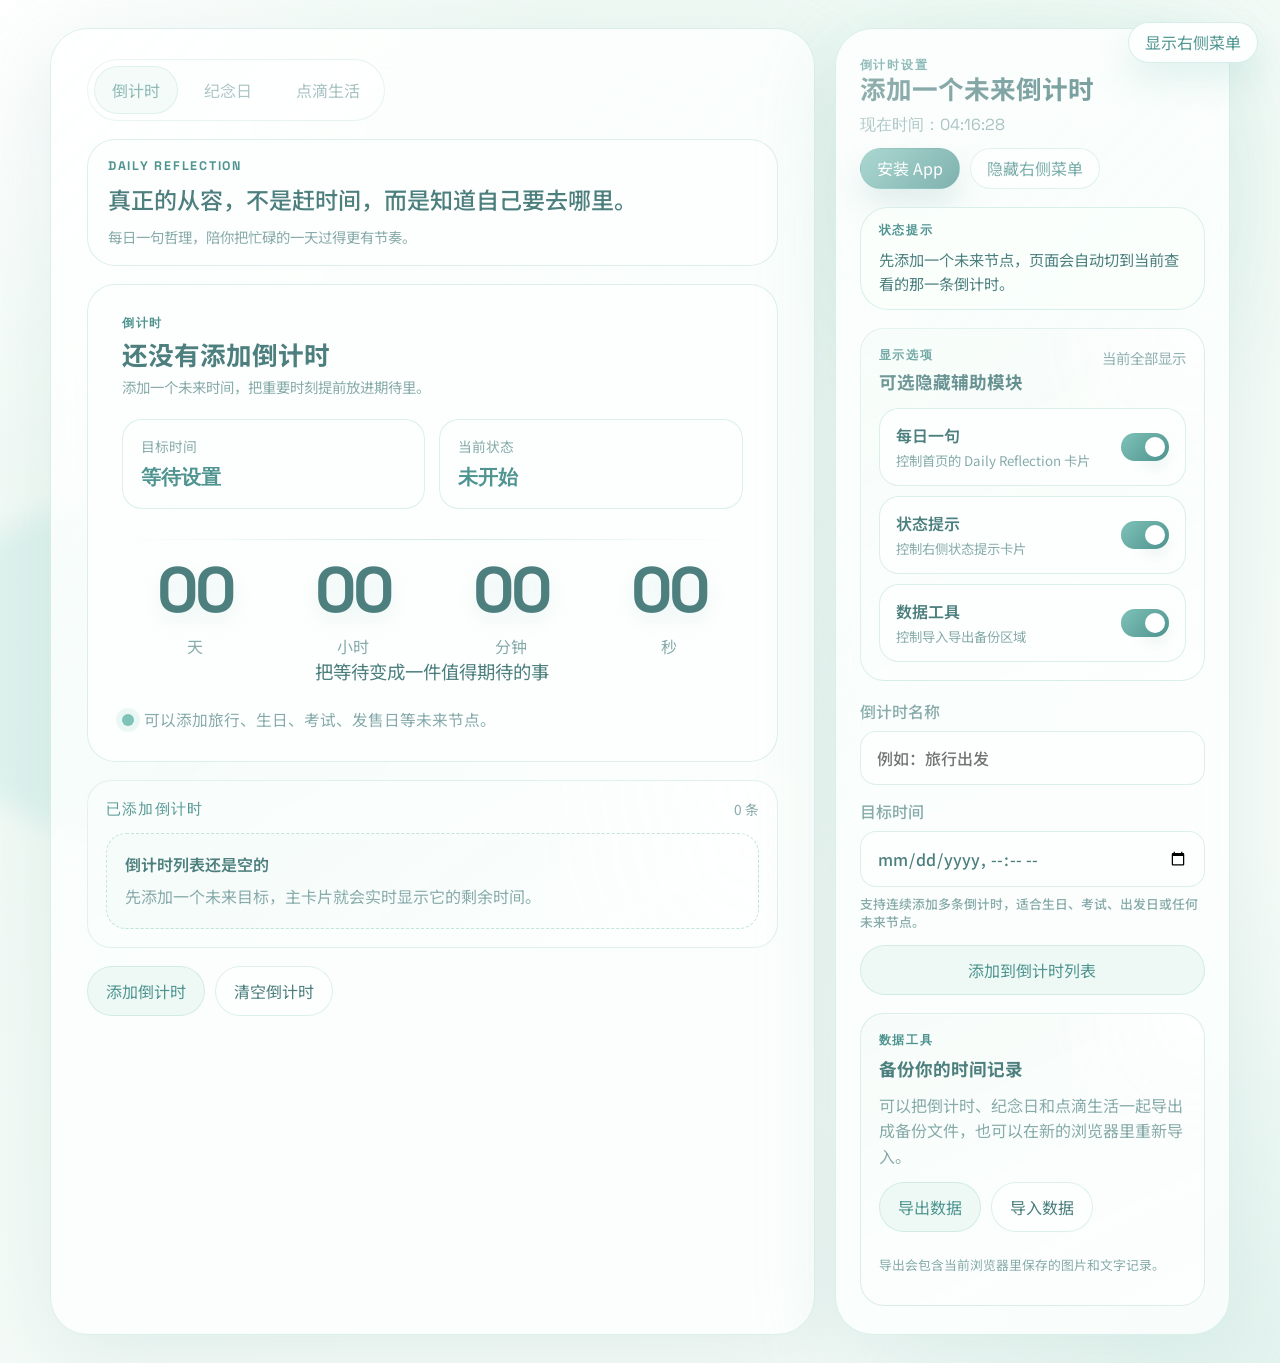
<file: index.html>
<!DOCTYPE html>
<html lang="zh-CN">
  <head>
    <meta charset="UTF-8" />
    <meta name="viewport" content="width=device-width, initial-scale=1.0" />
    <title>时间菜单</title>
    <meta name="application-name" content="时间菜单" />
    <meta name="theme-color" content="#edf8f3" />
    <meta name="mobile-web-app-capable" content="yes" />
    <meta name="apple-mobile-web-app-capable" content="yes" />
    <meta name="apple-mobile-web-app-title" content="时间菜单" />
    <meta name="apple-mobile-web-app-status-bar-style" content="default" />
    <link rel="manifest" href="./app.webmanifest" />
    <link rel="icon" href="./icons/icon.svg" type="image/svg+xml" />
    <link rel="apple-touch-icon" href="./icons/apple-touch-icon.png" />
    <link rel="preconnect" href="https://fonts.googleapis.com" />
    <link rel="preconnect" href="https://fonts.gstatic.com" crossorigin />
    <link
      href="https://fonts.googleapis.com/css2?family=Space+Grotesk:wght@400;500;700&family=Noto+Sans+SC:wght@400;500;700&display=swap"
      rel="stylesheet"
    />
    <link rel="stylesheet" href="./styles.css" />
  </head>
  <body>
    <div class="ambient-layer ambient-layer-a" aria-hidden="true"></div>
    <div class="ambient-layer ambient-layer-b" aria-hidden="true"></div>
    <div class="grid-overlay" aria-hidden="true"></div>

    <main id="appShell" class="app-shell">
      <section class="hero-card">
        <div class="menu-bar" role="tablist" aria-label="时间模式">
          <button id="countdownTab" class="menu-tab is-active" type="button" role="tab" aria-selected="true">
            倒计时
          </button>
          <button id="anniversaryTab" class="menu-tab" type="button" role="tab" aria-selected="false">
            纪念日
          </button>
          <button id="lifeTab" class="menu-tab" type="button" role="tab" aria-selected="false">
            点滴生活
          </button>
        </div>

        <div class="hero-top">
          <div class="hero-intro">
            <p class="eyebrow" id="heroEyebrow">选择一种时间记录方式</p>
            <p class="subtitle" id="heroSubtitle">
              选择一种时间记录方式。
            </p>
          </div>
          <div class="hero-chip" id="orbitalCore">今天</div>
        </div>

        <article id="quoteCard" class="quote-card">
          <p class="quote-label">Daily Reflection</p>
          <blockquote id="dailyQuote" class="quote-text">
            真正的从容，不是赶时间，而是知道自己要去哪里。
          </blockquote>
          <p class="quote-author" id="quoteAuthor">
            每日一句哲理，陪你把忙碌的一天过得更有节奏。
          </p>
        </article>

        <div id="countdownView" class="mode-view">
          <div id="countdownPanel" class="countdown-panel">
            <div class="countdown-head">
              <p class="anniversary-kicker">倒计时</p>
              <h2 class="countdown-title" id="countdownNameText">还没有添加倒计时</h2>
              <p class="countdown-date" id="countdownTargetText">添加一个未来时间，把重要时刻提前放进期待里。</p>
            </div>

            <div class="countdown-meta-grid">
              <article class="countdown-meta-card">
                <span class="countdown-meta-label">目标时间</span>
                <strong id="countdownMetaTarget">等待设置</strong>
              </article>
              <article class="countdown-meta-card">
                <span class="countdown-meta-label">当前状态</span>
                <strong id="countdownMetaState">未开始</strong>
              </article>
            </div>

            <div class="divider-line" aria-hidden="true"></div>

            <div class="time-grid countdown-time-grid" aria-live="polite">
              <article class="time-block">
                <span id="days" class="time-value">00</span>
                <span class="time-label">天</span>
              </article>
              <article class="time-block">
                <span id="hours" class="time-value">00</span>
                <span class="time-label">小时</span>
              </article>
              <article class="time-block">
                <span id="minutes" class="time-value">00</span>
                <span class="time-label">分钟</span>
              </article>
              <article class="time-block">
                <span id="seconds" class="time-value">00</span>
                <span class="time-label">秒</span>
              </article>
            </div>

            <p class="mood-line">把等待变成一件值得期待的事</p>

            <div class="status-row">
              <span class="status-dot" aria-hidden="true"></span>
              <p id="statusText" class="status-text">可以添加旅行、生日、考试、发售日等未来节点。</p>
            </div>
          </div>

          <div class="record-list-card">
            <div class="record-list-head">
              <p class="record-list-title">已添加倒计时</p>
              <span id="countdownListSummary" class="record-list-summary">0 条</span>
            </div>

            <div id="countdownList" class="record-list is-empty" aria-live="polite">
              <article class="record-empty-state">
                <p class="record-empty-title">倒计时列表还是空的</p>
                <p class="record-empty-text">先添加一个未来目标，主卡片就会实时显示它的剩余时间。</p>
              </article>
            </div>
          </div>

          <div class="action-row">
            <button id="openEditorBtn" class="primary-btn" type="button">添加倒计时</button>
            <button id="resetBtn" class="ghost-btn" type="button">清空倒计时</button>
          </div>
        </div>

        <div id="anniversaryView" class="mode-view is-hidden">
          <div id="anniversaryPanel" class="anniversary-panel">
            <div class="anniversary-head">
              <p class="anniversary-kicker" id="anniversaryTypeText">纪念日</p>
              <h2 class="anniversary-title" id="anniversaryNameText">还没有设置纪念日</h2>
              <p class="anniversary-date" id="anniversaryDateText">输入一个重要日期，开始记录它。</p>
            </div>

            <div class="anniversary-days-card">
              <span class="anniversary-days-label" id="anniversaryDaysLabel">已经走过</span>
              <div class="anniversary-days-number">
                <span id="anniversaryDays">0</span>
                <small>天</small>
              </div>
            </div>

            <div class="divider-line" aria-hidden="true"></div>

            <p class="mood-line">把重要的日子留在时间里</p>

            <div class="status-row">
              <span class="status-dot" aria-hidden="true"></span>
              <p id="anniversaryStatusText" class="status-text">可以记录生日、恋爱纪念日、入职日或任何重要时刻。</p>
            </div>
          </div>

          <div class="record-list-card">
            <div class="record-list-head">
              <p class="record-list-title">已添加纪念日</p>
              <span id="anniversaryListSummary" class="record-list-summary">0 条</span>
            </div>

            <div id="anniversaryList" class="record-list is-empty" aria-live="polite">
              <article class="record-empty-state">
                <p class="record-empty-title">纪念日列表还没有开始</p>
                <p class="record-empty-text">添加多个重要时刻后，可以随时切换当前展示的那一条。</p>
              </article>
            </div>
          </div>

          <div class="action-row">
            <button id="openAnniversaryBtn" class="primary-btn" type="button">添加纪念日</button>
            <button id="resetAnniversaryBtn" class="ghost-btn" type="button">清空纪念日</button>
          </div>
        </div>

        <div id="lifeView" class="mode-view is-hidden">
          <div class="life-panel">
            <div class="life-head">
              <p class="life-kicker">点滴生活</p>
              <h2 class="life-title" id="lifeHeadline">还没有生活照片</h2>
              <p class="life-summary" id="lifeSummaryText">
                上传照片后，系统会自动记录上传时间，并沿着时间线把日常慢慢串起来。
              </p>
            </div>

            <div class="life-stats-grid">
              <article class="life-stat-card">
                <span class="life-stat-label">照片数量</span>
                <strong id="lifeCountText">0 张</strong>
              </article>
              <article class="life-stat-card">
                <span class="life-stat-label">最近上传</span>
                <strong id="lifeLatestText">等待记录</strong>
              </article>
            </div>

            <div class="life-filter-card">
              <div class="life-filter-head">
                <p class="life-filter-title">搜索与筛选</p>
                <button id="clearLifeFiltersBtn" class="quick-btn" type="button">清空筛选</button>
              </div>

              <div class="life-filter-grid">
                <label class="time-input-wrap" for="lifeSearchInput">
                  <span>关键词</span>
                  <input id="lifeSearchInput" type="search" placeholder="搜索标题、备注或文件名" />
                </label>

                <label class="time-input-wrap" for="lifeStartDateFilter">
                  <span>开始日期</span>
                  <input id="lifeStartDateFilter" type="date" />
                </label>

                <label class="time-input-wrap" for="lifeEndDateFilter">
                  <span>结束日期</span>
                  <input id="lifeEndDateFilter" type="date" />
                </label>
              </div>

              <p id="lifeFilterSummaryText" class="life-filter-summary">当前显示全部记录。</p>
            </div>

            <div class="divider-line" aria-hidden="true"></div>

            <p class="mood-line">把生活里的闪光时刻，沿着一条线认真收藏</p>

            <div id="lifeTimeline" class="life-timeline is-empty" aria-live="polite">
              <article class="life-empty-state">
                <p class="life-empty-title">时间线还没有开始</p>
                <p class="life-empty-text">选一张喜欢的照片，上传的那一刻就会成为这条生活线上的新节点。</p>
              </article>
            </div>
          </div>

          <div class="action-row">
            <button id="openLifeUploaderBtn" class="primary-btn" type="button">上传照片</button>
            <button id="resetLifeBtn" class="ghost-btn" type="button">清空时间线</button>
          </div>
        </div>
      </section>

      <section id="editorCard" class="editor-card">
        <div class="editor-header">
          <div>
            <p class="card-tag" id="editorTag">今日设置</p>
            <h2 id="editorTitle">安排你的下班时刻</h2>
          </div>
          <div class="editor-header-actions">
            <p id="currentTimeText" class="current-time">现在时间：--:--:--</p>
            <div class="editor-quick-actions">
              <button id="installAppBtn" class="app-install-btn" type="button" hidden>
                安装 App
              </button>
              <button
                id="hideSidebarBtn"
                class="sidebar-toggle-btn"
                type="button"
                aria-controls="editorCard"
                aria-expanded="true"
              >
                隐藏右侧菜单
              </button>
            </div>
          </div>
        </div>

        <div id="insightCard" class="insight-card">
          <p class="insight-label">状态提示</p>
          <p id="insightText" class="insight-text">
            设一个明确的下班时间，会让今天更有终点感。
          </p>
        </div>

        <section class="display-settings-card" aria-labelledby="displaySettingsTitle">
          <div class="display-settings-head">
            <div>
              <p class="card-tag">显示选项</p>
              <h3 id="displaySettingsTitle" class="display-settings-title">可选隐藏辅助模块</h3>
            </div>
            <p id="displaySettingsSummary" class="display-settings-summary">当前全部显示</p>
          </div>

          <div class="display-settings-grid">
            <label class="display-toggle" for="toggleQuoteCard">
              <span class="display-toggle-copy">
                <span class="display-toggle-title">每日一句</span>
                <small class="display-toggle-text">控制首页的 Daily Reflection 卡片</small>
              </span>
              <input
                id="toggleQuoteCard"
                class="display-toggle-input"
                type="checkbox"
                data-section="quote"
                checked
              />
              <span class="display-toggle-switch" aria-hidden="true"></span>
            </label>

            <label class="display-toggle" for="toggleInsightCard">
              <span class="display-toggle-copy">
                <span class="display-toggle-title">状态提示</span>
                <small class="display-toggle-text">控制右侧状态提示卡片</small>
              </span>
              <input
                id="toggleInsightCard"
                class="display-toggle-input"
                type="checkbox"
                data-section="insight"
                checked
              />
              <span class="display-toggle-switch" aria-hidden="true"></span>
            </label>

            <label class="display-toggle" for="toggleDataToolsCard">
              <span class="display-toggle-copy">
                <span class="display-toggle-title">数据工具</span>
                <small class="display-toggle-text">控制导入导出备份区域</small>
              </span>
              <input
                id="toggleDataToolsCard"
                class="display-toggle-input"
                type="checkbox"
                data-section="dataTools"
                checked
              />
              <span class="display-toggle-switch" aria-hidden="true"></span>
            </label>
          </div>
        </section>

        <div id="countdownEditor" class="editor-mode">
          <div class="editor-body">
            <label class="time-input-wrap" for="countdownName">
              <span>倒计时名称</span>
              <input id="countdownName" type="text" maxlength="24" placeholder="例如：旅行出发" />
            </label>

            <label class="time-input-wrap" for="countdownTarget">
              <span>目标时间</span>
              <input id="countdownTarget" type="datetime-local" />
              <small class="field-hint">支持连续添加多条倒计时，适合生日、考试、出发日或任何未来节点。</small>
            </label>

            <button id="saveBtn" class="save-btn" type="button">添加到倒计时列表</button>
          </div>
        </div>

        <div id="anniversaryEditor" class="editor-mode is-hidden">
          <div class="editor-body">
            <div class="time-input-wrap">
              <span>纪念类型</span>
              <div id="anniversaryTypeGroup" class="type-chip-group" role="radiogroup" aria-label="纪念类型">
                <button class="type-chip is-active" type="button" data-type="生日" role="radio" aria-checked="true">生日</button>
                <button class="type-chip" type="button" data-type="恋爱纪念日" role="radio" aria-checked="false">恋爱纪念日</button>
                <button class="type-chip" type="button" data-type="结婚纪念日" role="radio" aria-checked="false">结婚纪念日</button>
                <button class="type-chip" type="button" data-type="入职纪念日" role="radio" aria-checked="false">入职纪念日</button>
                <button class="type-chip" type="button" data-type="毕业纪念日" role="radio" aria-checked="false">毕业纪念日</button>
                <button class="type-chip" type="button" data-type="自定义" role="radio" aria-checked="false">自定义</button>
              </div>
            </div>

            <label class="time-input-wrap" for="anniversaryName">
              <span>名称</span>
              <input id="anniversaryName" type="text" maxlength="24" placeholder="例如：和她在一起" />
            </label>

            <label class="time-input-wrap" for="anniversaryDate">
              <span>日期</span>
              <input id="anniversaryDate" type="date" />
            </label>

            <div class="image-upload-card">
              <div class="image-upload-head">
                <span>背景图片</span>
                <small class="field-hint">支持常见图片格式，图片会跟随这次新增的纪念日一起保存。</small>
              </div>

              <div id="anniversaryImagePreview" class="anniversary-image-preview" aria-hidden="true">
                <span id="anniversaryImagePreviewText">未选择背景图</span>
              </div>

              <div class="image-upload-actions">
                <button id="selectAnniversaryImageBtn" class="ghost-btn" type="button">选择背景图</button>
                <button id="clearAnniversaryImageBtn" class="quick-btn" type="button">移除图片</button>
              </div>

              <input id="anniversaryImageInput" type="file" accept="image/*" hidden />
              <p id="anniversaryImageHint" class="field-hint">可选，不上传时会使用默认纪念日卡片样式。</p>
            </div>

            <button id="saveAnniversaryBtn" class="save-btn" type="button">添加到纪念日列表</button>
          </div>
        </div>

        <div id="lifeEditor" class="editor-mode is-hidden">
          <div class="editor-body">
            <div class="image-upload-card life-upload-card">
              <div class="image-upload-head">
                <span>上传生活照片</span>
                <small class="field-hint">支持一次选择多张图片，系统会自动记录上传时间并加入时间线。</small>
              </div>

              <div class="life-upload-preview">
                <p class="life-upload-preview-title">时间线会自动延展</p>
                <p id="lifeUploadPreviewText" class="life-upload-preview-text">
                  每张照片都会带上上传时刻，像日记一样被串联起来。
                </p>
              </div>

              <div id="lifeDropzone" class="life-dropzone" tabindex="0" role="button" aria-label="拖拽上传生活照片">
                <p class="life-dropzone-title">拖拽照片到这里</p>
                <p class="life-dropzone-text">也可以点击下方按钮选择图片，支持一次加入多张。</p>
              </div>

              <label class="time-input-wrap" for="lifeTitle">
                <span>这一组标题</span>
                <input id="lifeTitle" type="text" maxlength="28" placeholder="例如：周末散步" />
              </label>

              <label class="time-input-wrap" for="lifeNote">
                <span>这一刻想写的话</span>
                <textarea
                  id="lifeNote"
                  class="text-area-input"
                  rows="4"
                  maxlength="140"
                  placeholder="可选，写一点当时的心情、地点或发生的小事。"
                ></textarea>
              </label>

              <div class="life-upload-stats">
                <article class="life-mini-stat">
                  <span>已记录</span>
                  <strong id="lifeEditorCount">0 张</strong>
                </article>
                <article class="life-mini-stat">
                  <span>最新节点</span>
                  <strong id="lifeEditorLatestText">等待上传</strong>
                </article>
              </div>

              <div class="image-upload-actions">
                <button id="selectLifeImageBtn" class="save-btn" type="button">选择照片并加入时间线</button>
                <button id="clearLifeBtn" class="ghost-btn" type="button">清空全部记录</button>
              </div>

              <input id="lifeImageInput" type="file" accept="image/*" multiple hidden />
              <p id="lifeUploadHint" class="field-hint">支持 JPG、PNG、WebP 等图片格式，单张建议不超过 8MB。</p>
            </div>
          </div>
        </div>

        <section id="dataToolsCard" class="data-tools-card" aria-labelledby="dataToolsTitle">
          <div class="data-tools-head">
            <p class="card-tag">数据工具</p>
            <h3 id="dataToolsTitle" class="data-tools-title">备份你的时间记录</h3>
          </div>

          <p class="data-tools-text">
            可以把倒计时、纪念日和点滴生活一起导出成备份文件，也可以在新的浏览器里重新导入。
          </p>

          <div class="image-upload-actions">
            <button id="exportDataBtn" class="save-btn" type="button">导出数据</button>
            <button id="importDataBtn" class="ghost-btn" type="button">导入数据</button>
          </div>

          <input id="importDataInput" type="file" accept="application/json,.json" hidden />
          <p id="dataToolsHint" class="field-hint">导出会包含当前浏览器里保存的图片和文字记录。</p>
        </section>
      </section>

      <button
        id="showSidebarBtn"
        class="sidebar-reveal-btn"
        type="button"
        aria-controls="editorCard"
        aria-expanded="false"
        hidden
      >
        显示右侧菜单
      </button>
    </main>

    <div id="lifeLightbox" class="life-lightbox is-hidden" aria-hidden="true">
      <div class="life-lightbox-backdrop" data-close-lightbox="true"></div>
      <div class="life-lightbox-dialog" role="dialog" aria-modal="true" aria-labelledby="lifeLightboxTitle">
        <button id="closeLifeLightboxBtn" class="life-lightbox-close" type="button" aria-label="关闭大图预览">
          关闭
        </button>

        <div class="life-lightbox-media-wrap">
          <button id="prevLifeLightboxBtn" class="life-lightbox-nav life-lightbox-prev" type="button" aria-label="查看上一张">
            上一张
          </button>

          <div class="life-lightbox-media">
            <img id="lifeLightboxImage" class="life-lightbox-image" alt="点滴生活大图预览" />
          </div>

          <button id="nextLifeLightboxBtn" class="life-lightbox-nav life-lightbox-next" type="button" aria-label="查看下一张">
            下一张
          </button>
        </div>

        <div class="life-lightbox-meta">
          <p id="lifeLightboxCounter" class="life-lightbox-counter">第 0 张</p>
          <h3 id="lifeLightboxTitle" class="life-lightbox-title">生活照片预览</h3>
          <p id="lifeLightboxTime" class="life-lightbox-time">上传时间</p>
          <p id="lifeLightboxNote" class="life-lightbox-note">这里会显示这张照片的备注。</p>
          <p id="lifeLightboxFile" class="life-lightbox-file">原图文件名</p>
        </div>
      </div>
    </div>

    <script src="./script.js"></script>
  </body>
</html>
</file>
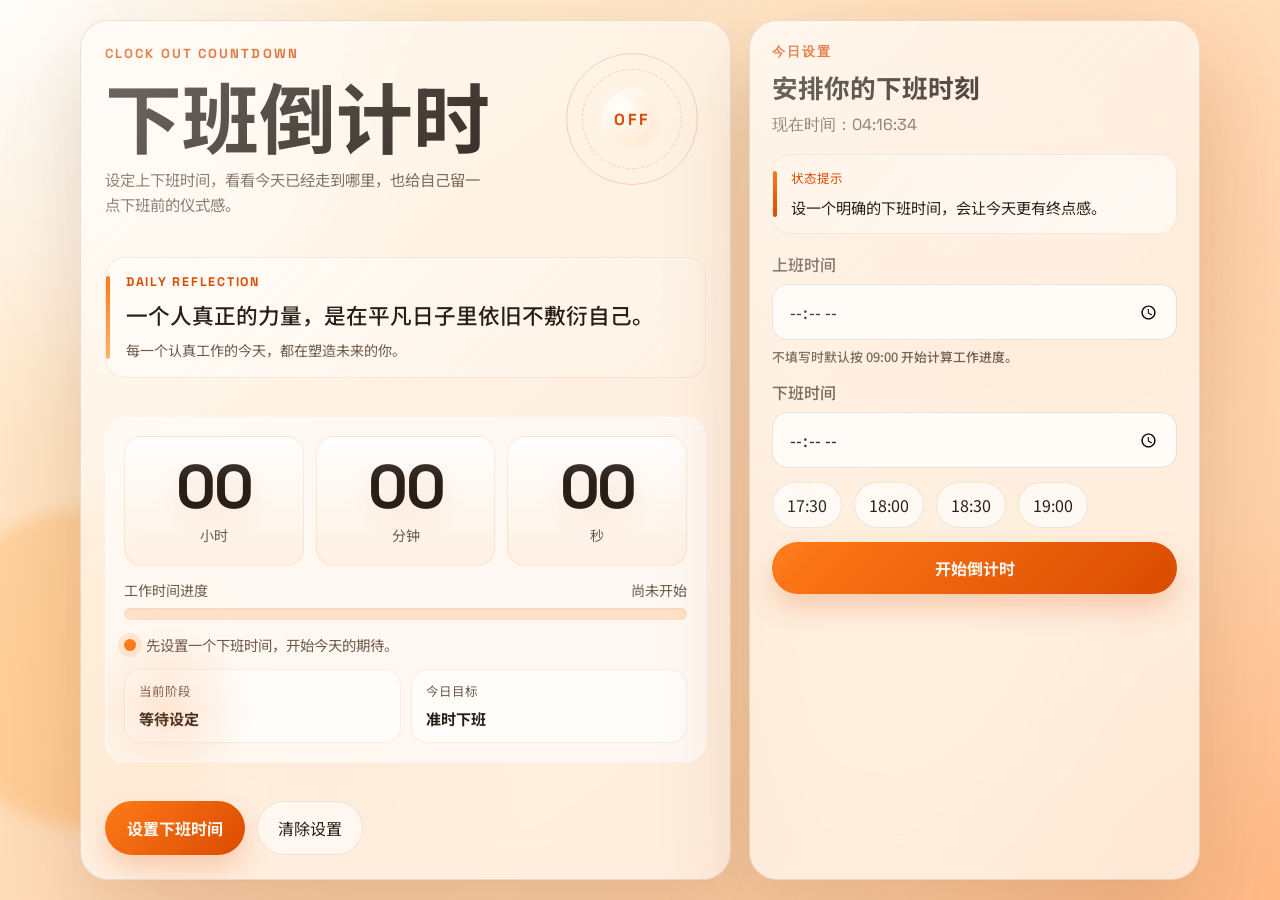
<file: demo/index.html>
<!DOCTYPE html>
<html lang="zh-CN">
  <head>
    <meta charset="UTF-8" />
    <meta name="viewport" content="width=device-width, initial-scale=1.0" />
    <title>下班倒计时</title>
    <link rel="preconnect" href="https://fonts.googleapis.com" />
    <link rel="preconnect" href="https://fonts.gstatic.com" crossorigin />
    <link
      href="https://fonts.googleapis.com/css2?family=Space+Grotesk:wght@400;500;700&family=Noto+Sans+SC:wght@400;500;700&display=swap"
      rel="stylesheet"
    />
    <link rel="stylesheet" href="./styles.css" />
  </head>
  <body>
    <div class="ambient-layer ambient-layer-a" aria-hidden="true"></div>
    <div class="ambient-layer ambient-layer-b" aria-hidden="true"></div>
    <div class="grid-overlay" aria-hidden="true"></div>

    <main class="app-shell">
      <section class="hero-card">
        <div class="hero-top">
          <div class="hero-intro">
            <p class="eyebrow">Clock Out Countdown</p>
            <h1>下班倒计时</h1>
            <p class="subtitle">
              设定上下班时间，看看今天已经走到哪里，也给自己留一点下班前的仪式感。
            </p>
          </div>

          <div class="orbital-badge" aria-hidden="true">
            <div class="orbital-ring orbital-ring-a"></div>
            <div class="orbital-ring orbital-ring-b"></div>
            <div class="orbital-core">OFF</div>
          </div>
        </div>

        <article class="quote-card">
          <p class="quote-label">Daily Reflection</p>
          <blockquote id="dailyQuote" class="quote-text">
            真正的从容，不是赶时间，而是知道自己要去哪里。
          </blockquote>
          <p class="quote-author" id="quoteAuthor">
            每日一句哲理，陪你把忙碌的一天过得更有节奏。
          </p>
        </article>

        <div class="countdown-panel">
          <div class="panel-glow" aria-hidden="true"></div>
          <div class="time-grid" aria-live="polite">
            <article class="time-block">
              <span id="hours" class="time-value">00</span>
              <span class="time-label">小时</span>
            </article>
            <article class="time-block">
              <span id="minutes" class="time-value">00</span>
              <span class="time-label">分钟</span>
            </article>
            <article class="time-block">
              <span id="seconds" class="time-value">00</span>
              <span class="time-label">秒</span>
            </article>
          </div>

          <div class="progress-section">
            <div class="progress-meta">
              <span>工作时间进度</span>
              <span id="progressText">尚未开始</span>
            </div>
            <div class="progress-track" aria-hidden="true">
              <div id="progressFill" class="progress-fill"></div>
            </div>
          </div>

          <div class="status-row">
            <span class="status-dot" aria-hidden="true"></span>
            <p id="statusText" class="status-text">先设置一个下班时间，开始今天的期待。</p>
          </div>

          <div class="energy-strip">
            <div class="energy-chip">
              <span class="energy-label">当前阶段</span>
              <strong id="phaseText">等待设定</strong>
            </div>
            <div class="energy-chip">
              <span class="energy-label">今日目标</span>
              <strong>准时下班</strong>
            </div>
          </div>
        </div>

        <div class="action-row">
          <button id="openEditorBtn" class="primary-btn" type="button">设置下班时间</button>
          <button id="resetBtn" class="ghost-btn" type="button">清除设置</button>
        </div>
      </section>

      <section class="editor-card">
        <div class="editor-header">
          <div>
            <p class="card-tag">今日设置</p>
            <h2>安排你的下班时刻</h2>
          </div>
          <p id="currentTimeText" class="current-time">现在时间：--:--:--</p>
        </div>

        <div class="insight-card">
          <p class="insight-label">状态提示</p>
          <p id="insightText" class="insight-text">
            设一个明确的下班时间，会让今天更有终点感。
          </p>
        </div>

        <div class="editor-body">
          <label class="time-input-wrap" for="workStartTime">
            <span>上班时间</span>
            <input id="workStartTime" type="time" step="60" />
            <small class="field-hint">不填写时默认按 09:00 开始计算工作进度。</small>
          </label>

          <label class="time-input-wrap" for="workEndTime">
            <span>下班时间</span>
            <input id="workEndTime" type="time" step="60" />
          </label>

          <div class="quick-actions" aria-label="快捷时间">
            <button class="quick-btn" type="button" data-time="17:30">17:30</button>
            <button class="quick-btn" type="button" data-time="18:00">18:00</button>
            <button class="quick-btn" type="button" data-time="18:30">18:30</button>
            <button class="quick-btn" type="button" data-time="19:00">19:00</button>
          </div>

          <button id="saveBtn" class="save-btn" type="button">开始倒计时</button>
        </div>
      </section>
    </main>

    <script src="./script.js"></script>
  </body>
</html>
</file>
<file: styles.css>
:root {
  --bg-top: #edf8f3;
  --bg-bottom: #f9fcfa;
  --ink-strong: #4c7f7e;
  --ink-soft: #87abaa;
  --panel: rgba(253, 255, 254, 0.78);
  --panel-strong: rgba(253, 255, 254, 0.94);
  --line: rgba(137, 196, 189, 0.28);
  --accent: #7fc2b8;
  --accent-deep: #4f9490;
  --accent-soft: #eef9f5;
  --success: #67b587;
  --shadow-strong: 0 24px 80px rgba(148, 198, 188, 0.22);
}

* {
  box-sizing: border-box;
}

body {
  margin: 0;
  min-height: 100vh;
  font-family: "Noto Sans SC", sans-serif;
  color: var(--ink-strong);
  overflow-x: hidden;
  background:
    radial-gradient(circle at top left, rgba(255, 255, 255, 0.96), transparent 30%),
    radial-gradient(circle at bottom right, rgba(176, 225, 214, 0.3), transparent 28%),
    linear-gradient(145deg, var(--bg-top), var(--bg-bottom));
}

body.is-modal-open {
  overflow: hidden;
}

body::before,
body::after {
  content: "";
  position: fixed;
  z-index: 0;
  border-radius: 999px;
  pointer-events: none;
  filter: blur(12px);
}

body::before {
  top: 8%;
  right: 10%;
  width: 240px;
  height: 240px;
  background: rgba(255, 255, 255, 0.42);
}

body::after {
  left: -70px;
  bottom: 8%;
  width: 320px;
  height: 320px;
  background: rgba(171, 223, 214, 0.26);
}

.ambient-layer,
.grid-overlay {
  position: fixed;
  inset: 0;
  pointer-events: none;
}

.ambient-layer {
  z-index: 0;
  filter: blur(18px);
  opacity: 0.8;
}

.ambient-layer-a {
  background:
    radial-gradient(circle at 14% 20%, rgba(255, 255, 255, 0.82), transparent 18%),
    radial-gradient(circle at 80% 22%, rgba(172, 226, 210, 0.34), transparent 24%);
}

.ambient-layer-b {
  background:
    radial-gradient(circle at 72% 74%, rgba(235, 251, 244, 0.76), transparent 20%),
    radial-gradient(circle at 24% 82%, rgba(160, 218, 207, 0.22), transparent 18%);
}

.grid-overlay {
  z-index: 0;
  background-image:
    linear-gradient(rgba(255, 255, 255, 0.08) 1px, transparent 1px),
    linear-gradient(90deg, rgba(255, 255, 255, 0.08) 1px, transparent 1px);
  background-size: 36px 36px;
  mask-image: linear-gradient(180deg, rgba(0, 0, 0, 0.3), transparent 75%);
}

.app-shell {
  position: relative;
  z-index: 1;
  width: min(1180px, calc(100% - 40px));
  margin: 0 auto;
  min-height: 100vh;
  padding: 28px 0;
  display: grid;
  grid-template-columns: 1.45fr 0.75fr;
  gap: 20px;
  align-items: stretch;
}

.app-shell.is-sidebar-collapsed {
  width: min(1480px, calc(100% - 40px));
  grid-template-columns: minmax(0, 1fr);
}

.hero-card,
.editor-card {
  position: relative;
  overflow: hidden;
  border: 1px solid var(--line);
  border-radius: 38px;
  background: var(--panel);
  backdrop-filter: blur(18px);
  box-shadow: var(--shadow-strong);
}

.hero-card {
  padding: 30px 36px;
  display: flex;
  flex-direction: column;
}

.editor-card {
  padding: 28px 24px;
  display: flex;
  flex-direction: column;
  gap: 18px;
}

.data-tools-card {
  display: grid;
  gap: 12px;
  padding: 18px;
  border-radius: 24px;
  border: 1px solid var(--line);
  background:
    radial-gradient(circle at top right, rgba(255, 255, 255, 0.88), transparent 34%),
    linear-gradient(155deg, rgba(246, 252, 249, 0.96), rgba(253, 255, 254, 0.94));
  box-shadow: inset 0 1px 0 rgba(255, 255, 255, 0.5);
}

.data-tools-head {
  display: grid;
  gap: 8px;
}

.data-tools-title,
.data-tools-text {
  margin: 0;
}

.data-tools-title {
  font-size: 1.1rem;
  line-height: 1.35;
}

.data-tools-text {
  line-height: 1.6;
  color: var(--ink-soft);
}

.display-settings-card {
  display: grid;
  gap: 14px;
  padding: 18px;
  border-radius: 24px;
  border: 1px solid var(--line);
  background:
    radial-gradient(circle at top right, rgba(255, 255, 255, 0.9), transparent 34%),
    linear-gradient(155deg, rgba(244, 252, 248, 0.98), rgba(253, 255, 254, 0.95));
  box-shadow: inset 0 1px 0 rgba(255, 255, 255, 0.56);
}

.display-settings-head {
  display: flex;
  align-items: flex-start;
  justify-content: space-between;
  gap: 12px;
}

.display-settings-title,
.display-settings-summary {
  margin: 0;
}

.display-settings-title {
  margin-top: 6px;
  font-size: 1.1rem;
  line-height: 1.35;
}

.display-settings-summary {
  font-size: 0.9rem;
  line-height: 1.5;
  color: var(--ink-soft);
  text-align: right;
}

.display-settings-grid {
  display: grid;
  gap: 10px;
}

.display-toggle {
  position: relative;
  display: grid;
  grid-template-columns: minmax(0, 1fr) auto;
  align-items: center;
  gap: 16px;
  padding: 14px 16px;
  border-radius: 20px;
  border: 1px solid var(--line);
  background: rgba(253, 255, 254, 0.88);
  cursor: pointer;
  transition: transform 180ms ease, border-color 180ms ease, background 180ms ease;
}

.display-toggle:hover {
  transform: translateY(-1px);
  border-color: rgba(127, 194, 184, 0.42);
}

.display-toggle.is-off {
  background: rgba(247, 251, 249, 0.78);
}

.display-toggle-copy {
  display: grid;
  gap: 4px;
  min-width: 0;
}

.display-toggle-title,
.display-toggle-text {
  display: block;
}

.display-toggle-title {
  font-weight: 600;
  color: var(--ink-strong);
}

.display-toggle-text {
  line-height: 1.5;
  color: var(--ink-soft);
}

.display-toggle.is-off .display-toggle-title {
  color: var(--ink-soft);
}

.display-toggle-input {
  position: absolute;
  inline-size: 1px;
  block-size: 1px;
  opacity: 0;
  pointer-events: none;
}

.display-toggle-switch {
  position: relative;
  width: 48px;
  height: 28px;
  flex-shrink: 0;
  border-radius: 999px;
  background: rgba(137, 196, 189, 0.34);
  box-shadow: inset 0 0 0 1px rgba(127, 194, 184, 0.14);
  transition: background 180ms ease, box-shadow 180ms ease;
}

.display-toggle-switch::after {
  content: "";
  position: absolute;
  top: 4px;
  left: 4px;
  width: 20px;
  height: 20px;
  border-radius: 50%;
  background: #ffffff;
  box-shadow: 0 8px 18px rgba(79, 148, 144, 0.18);
  transition: transform 180ms ease;
}

.display-toggle-input:checked + .display-toggle-switch {
  background: linear-gradient(135deg, var(--accent), var(--accent-deep));
  box-shadow: inset 0 0 0 1px rgba(79, 148, 144, 0.08);
}

.display-toggle-input:checked + .display-toggle-switch::after {
  transform: translateX(20px);
}

.display-toggle-input:focus-visible + .display-toggle-switch {
  box-shadow:
    0 0 0 4px rgba(127, 194, 184, 0.22),
    inset 0 0 0 1px rgba(79, 148, 144, 0.08);
}

.hero-card::before,
.editor-card::before {
  content: "";
  position: absolute;
  inset: 0;
  background: linear-gradient(135deg, rgba(255, 255, 255, 0.42), transparent 46%);
  pointer-events: none;
}

.menu-bar {
  display: inline-flex;
  align-self: flex-start;
  gap: 8px;
  padding: 6px;
  border-radius: 999px;
  background: rgba(253, 255, 254, 0.86);
  border: 1px solid var(--line);
}

.menu-tab {
  border: 0;
  border-radius: 999px;
  padding: 12px 18px;
  font: inherit;
  cursor: pointer;
  color: var(--ink-soft);
  background: transparent;
  transition: background 180ms ease, color 180ms ease, transform 180ms ease;
}

.menu-tab.is-active {
  color: var(--accent-deep);
  background: var(--accent-soft);
  box-shadow: inset 0 0 0 1px rgba(127, 194, 184, 0.28);
}

.hero-top {
  display: none;
}

.hero-intro {
  max-width: 420px;
}

.eyebrow,
.card-tag,
.quote-label,
.anniversary-kicker,
.life-kicker,
.insight-label {
  margin: 0;
  font-family: "Space Grotesk", sans-serif;
  font-size: 0.78rem;
  font-weight: 700;
  letter-spacing: 0.14em;
  text-transform: uppercase;
  color: var(--accent-deep);
}

h2 {
  margin: 0;
  line-height: 1.08;
  font-size: clamp(1.45rem, 2vw, 2rem);
}

.subtitle,
.status-text,
.current-time,
.quote-author,
.anniversary-date,
.life-summary,
.field-hint {
  color: var(--ink-soft);
}

.subtitle {
  margin: 0;
  max-width: 30ch;
  font-size: 1rem;
  line-height: 1.5;
}

.hero-chip {
  padding: 12px 18px;
  border-radius: 999px;
  border: 1px solid var(--line);
  background: rgba(253, 255, 254, 0.9);
  color: var(--accent-deep);
  font-family: "Space Grotesk", sans-serif;
  font-size: 0.95rem;
  white-space: nowrap;
}

.quote-card,
.countdown-panel,
.anniversary-panel,
.life-panel,
.insight-card {
  position: relative;
  overflow: hidden;
  border-radius: 28px;
  background: var(--panel-strong);
  border: 1px solid var(--line);
}

.anniversary-panel {
  display: flex;
  flex-direction: column;
  isolation: isolate;
}

.life-panel {
  position: relative;
  isolation: isolate;
  padding: 30px 34px;
  background:
    radial-gradient(circle at top right, rgba(255, 255, 255, 0.92), transparent 34%),
    linear-gradient(180deg, rgba(252, 255, 254, 0.98), rgba(243, 250, 247, 0.94));
}

.life-panel::before {
  content: "";
  position: absolute;
  inset: 0;
  pointer-events: none;
  background:
    radial-gradient(circle at 14% 18%, rgba(160, 218, 207, 0.16), transparent 18%),
    radial-gradient(circle at 84% 86%, rgba(255, 255, 255, 0.76), transparent 20%);
}

.life-panel > * {
  position: relative;
  z-index: 1;
}

.anniversary-panel::before,
.anniversary-panel::after {
  content: "";
  position: absolute;
  inset: 0;
  pointer-events: none;
  opacity: 0;
  transition: opacity 220ms ease;
}

.anniversary-panel::before {
  z-index: 0;
  background:
    linear-gradient(180deg, rgba(13, 34, 30, 0.18), rgba(13, 34, 30, 0.62)),
    radial-gradient(circle at top right, rgba(255, 255, 255, 0.18), transparent 34%);
}

.anniversary-panel::after {
  inset: auto 22px 22px;
  height: 120px;
  border-radius: 999px;
  z-index: 0;
  filter: blur(34px);
  background: rgba(15, 36, 32, 0.22);
}

.anniversary-panel > * {
  position: relative;
  z-index: 1;
}

.anniversary-panel.has-image {
  background-image: var(--anniversary-cover);
  background-position: center;
  background-size: cover;
  border-color: rgba(244, 255, 252, 0.22);
}

.anniversary-panel.has-image::before,
.anniversary-panel.has-image::after {
  opacity: 1;
}

.quote-card {
  margin-top: 18px;
  padding: 18px 20px;
}

.quote-label {
  margin-bottom: 8px;
}

.quote-text {
  margin: 0;
  font-size: clamp(1.12rem, 1.8vw, 1.46rem);
  line-height: 1.55;
  font-weight: 500;
}

.quote-author {
  margin: 8px 0 0;
  font-size: 0.9rem;
  line-height: 1.5;
}

.mode-view {
  margin-top: 18px;
}

.mode-view.is-hidden,
.editor-mode.is-hidden {
  display: none;
}

.is-hidden-by-choice {
  display: none !important;
}

.countdown-panel,
.anniversary-panel,
.life-panel {
  padding: 30px 34px;
}

.countdown-head,
.anniversary-head {
  display: grid;
  gap: 8px;
}

.countdown-title,
.anniversary-title {
  font-size: clamp(1.5rem, 2vw, 2.1rem);
}

.countdown-date,
.anniversary-date {
  margin: 0;
  font-size: 0.9rem;
  color: var(--ink-soft);
}

.countdown-meta-grid {
  display: grid;
  grid-template-columns: repeat(2, minmax(0, 1fr));
  gap: 14px;
  margin-top: 22px;
}

.countdown-meta-card {
  padding: 16px 18px;
  border-radius: 20px;
  border: 1px solid var(--line);
  background: rgba(252, 255, 254, 0.88);
  box-shadow: inset 0 1px 0 rgba(255, 255, 255, 0.5);
}

.countdown-meta-label {
  display: block;
  margin-bottom: 8px;
  color: var(--ink-soft);
  font-size: 0.86rem;
}

.countdown-meta-card strong {
  display: block;
  font-family: "Space Grotesk", sans-serif;
  font-size: clamp(1rem, 1.7vw, 1.22rem);
  line-height: 1.45;
  color: var(--accent-deep);
}

.time-grid {
  display: flex;
  justify-content: center;
  align-items: baseline;
  gap: 18px;
}

.countdown-time-grid {
  justify-content: space-between;
  gap: 12px;
}

.countdown-time-grid .time-block {
  min-width: 0;
  flex: 1 1 0;
}

.countdown-time-grid .time-value {
  font-size: clamp(3rem, 5vw, 4.7rem);
}

.time-block {
  min-width: 120px;
  display: flex;
  flex-direction: column;
  align-items: center;
}

.time-value {
  display: inline-block;
  font-family: "Space Grotesk", sans-serif;
  font-size: clamp(4rem, 8vw, 6.2rem);
  font-weight: 700;
  line-height: 1;
  letter-spacing: -0.04em;
  text-shadow: 0 8px 20px rgba(112, 182, 173, 0.16);
}

.time-value.tick-pop {
  animation: tickPop 360ms ease;
}

.time-label {
  margin-top: 12px;
  font-size: 1rem;
  color: var(--ink-soft);
}

.divider-line {
  height: 1px;
  margin: 30px 0 18px;
  background: linear-gradient(90deg, transparent, rgba(127, 194, 184, 0.34), transparent);
}

.mood-line {
  margin: 0 0 24px;
  text-align: center;
  font-size: 1.15rem;
  color: var(--ink-strong);
}

.progress-section,
.status-row {
  margin-top: 16px;
}

.progress-meta {
  display: flex;
  justify-content: space-between;
  gap: 12px;
  margin-bottom: 10px;
  font-size: 0.92rem;
  color: var(--ink-soft);
}

.progress-track {
  overflow: hidden;
  height: 14px;
  border-radius: 999px;
  background: rgba(182, 226, 214, 0.38);
  box-shadow: inset 0 1px 3px rgba(115, 173, 161, 0.08);
}

.progress-fill {
  height: 100%;
  width: 0%;
  border-radius: inherit;
  background:
    linear-gradient(90deg, rgba(180, 228, 215, 0.92), rgba(112, 182, 173, 0.95) 55%, rgba(74, 144, 136, 0.96)),
    linear-gradient(90deg, transparent, rgba(255, 255, 255, 0.45), transparent);
  background-size: 100% 100%, 120px 100%;
  animation: shimmer 2.6s linear infinite;
}

.status-row {
  display: flex;
  align-items: center;
  gap: 10px;
}

.status-dot {
  width: 12px;
  height: 12px;
  border-radius: 50%;
  background: var(--accent);
  box-shadow: 0 0 0 6px rgba(127, 194, 184, 0.14);
}

.status-text {
  margin: 0;
  font-size: 0.98rem;
}

.anniversary-days-card {
  width: min(100%, 380px);
  margin: 20px auto 0;
  padding: 18px 24px;
  border-radius: 18px;
  background: rgba(246, 253, 250, 0.9);
  border: 1px solid var(--line);
  text-align: center;
}

.anniversary-days-label {
  display: block;
  margin-bottom: 10px;
  color: var(--ink-soft);
  font-size: 0.88rem;
}

.anniversary-days-number {
  display: flex;
  align-items: flex-end;
  justify-content: center;
  gap: 8px;
}

.anniversary-days-number span {
  font-family: "Space Grotesk", sans-serif;
  font-size: clamp(4rem, 8vw, 6rem);
  line-height: 0.9;
  font-weight: 700;
}

.anniversary-days-number small {
  font-size: 1rem;
  color: var(--ink-soft);
}

.anniversary-panel.has-image .anniversary-kicker,
.anniversary-panel.has-image .anniversary-title,
.anniversary-panel.has-image .anniversary-days-number span {
  color: #f8fffd;
  text-shadow: 0 12px 30px rgba(4, 15, 13, 0.28);
}

.anniversary-panel.has-image .anniversary-date,
.anniversary-panel.has-image .anniversary-days-label,
.anniversary-panel.has-image .anniversary-days-number small,
.anniversary-panel.has-image .status-text,
.anniversary-panel.has-image .mood-line {
  color: rgba(240, 250, 247, 0.86);
}

.anniversary-panel.has-image .anniversary-days-card {
  order: 5;
  background: rgba(13, 34, 30, 0.2);
  border-color: rgba(245, 255, 252, 0.16);
  backdrop-filter: blur(10px);
  box-shadow: 0 18px 44px rgba(8, 22, 19, 0.16);
}

.anniversary-panel.has-image .divider-line {
  order: 2;
}

.anniversary-panel.has-image .mood-line {
  order: 3;
  margin-bottom: 18px;
}

.anniversary-panel.has-image .status-row {
  order: 4;
  margin-top: 0;
}

.anniversary-panel.has-image .divider-line {
  background: linear-gradient(90deg, transparent, rgba(245, 255, 252, 0.3), transparent);
}

.anniversary-panel.has-image .status-dot {
  background: #d9fff2;
  box-shadow: 0 0 0 6px rgba(221, 255, 245, 0.16);
}

.record-list-card {
  display: grid;
  gap: 14px;
  margin-top: 18px;
  padding: 18px;
  border-radius: 24px;
  border: 1px solid rgba(137, 196, 189, 0.24);
  background:
    radial-gradient(circle at top right, rgba(255, 255, 255, 0.88), transparent 34%),
    linear-gradient(150deg, rgba(248, 253, 251, 0.95), rgba(252, 255, 254, 0.94));
}

.record-list-head {
  display: flex;
  align-items: center;
  justify-content: space-between;
  gap: 12px;
}

.record-list-title,
.record-list-summary,
.record-empty-title,
.record-empty-text,
.record-item-kicker,
.record-item-name,
.record-item-meta,
.record-item-value {
  margin: 0;
}

.record-list-title {
  font-family: "Space Grotesk", sans-serif;
  font-size: 0.92rem;
  letter-spacing: 0.08em;
  color: var(--accent-deep);
}

.record-list-summary {
  color: var(--ink-soft);
  font-size: 0.86rem;
}

.record-list {
  display: grid;
  gap: 12px;
}

.record-empty-state {
  padding: 18px;
  border-radius: 20px;
  border: 1px dashed rgba(127, 194, 184, 0.44);
  background:
    radial-gradient(circle at top right, rgba(255, 255, 255, 0.86), transparent 34%),
    linear-gradient(145deg, rgba(244, 251, 248, 0.95), rgba(252, 255, 254, 0.96));
}

.record-empty-title {
  font-size: 1rem;
  font-weight: 600;
}

.record-empty-text {
  margin-top: 8px;
  line-height: 1.6;
  color: var(--ink-soft);
}

.record-item {
  display: grid;
  gap: 14px;
  padding: 16px 18px;
  border-radius: 20px;
  border: 1px solid rgba(137, 196, 189, 0.22);
  background: rgba(253, 255, 254, 0.94);
  box-shadow: 0 14px 34px rgba(127, 194, 184, 0.08);
  transition: transform 180ms ease, box-shadow 180ms ease, border-color 180ms ease;
}

.record-item.is-active {
  border-color: rgba(79, 148, 144, 0.44);
  box-shadow: 0 18px 40px rgba(127, 194, 184, 0.14);
  transform: translateY(-1px);
}

.record-item-main {
  display: flex;
  align-items: flex-start;
  justify-content: space-between;
  gap: 14px;
}

.record-item-copy {
  display: grid;
  gap: 6px;
  min-width: 0;
}

.record-item-kicker {
  font-family: "Space Grotesk", sans-serif;
  font-size: 0.8rem;
  letter-spacing: 0.12em;
  text-transform: uppercase;
  color: var(--accent-deep);
}

.record-item-name {
  font-size: 1rem;
  font-weight: 600;
  line-height: 1.45;
  color: var(--ink-strong);
  word-break: break-word;
}

.record-item-meta {
  color: var(--ink-soft);
  line-height: 1.55;
  word-break: break-word;
}

.record-item-value {
  flex-shrink: 0;
  padding: 10px 12px;
  border-radius: 16px;
  background: rgba(238, 249, 245, 0.92);
  color: var(--accent-deep);
  font-family: "Space Grotesk", sans-serif;
  font-size: 0.86rem;
  text-align: right;
}

.record-item-actions {
  display: flex;
  flex-wrap: wrap;
  gap: 10px;
}

.life-head {
  display: grid;
  gap: 10px;
}

.life-title {
  font-size: clamp(1.56rem, 2.1vw, 2.2rem);
}

.life-summary {
  margin: 0;
  max-width: 46ch;
  line-height: 1.6;
}

.life-stats-grid,
.life-upload-stats {
  display: grid;
  grid-template-columns: repeat(2, minmax(0, 1fr));
  gap: 14px;
}

.life-stats-grid {
  margin-top: 22px;
}

.life-filter-card {
  display: grid;
  gap: 14px;
  margin-top: 18px;
  padding: 18px;
  border-radius: 22px;
  border: 1px solid rgba(137, 196, 189, 0.24);
  background:
    radial-gradient(circle at top right, rgba(255, 255, 255, 0.86), transparent 34%),
    linear-gradient(150deg, rgba(248, 253, 251, 0.95), rgba(252, 255, 254, 0.94));
}

.life-filter-head {
  display: flex;
  align-items: center;
  justify-content: space-between;
  gap: 12px;
}

.life-filter-title,
.life-filter-summary {
  margin: 0;
}

.life-filter-title {
  font-family: "Space Grotesk", sans-serif;
  font-size: 0.9rem;
  letter-spacing: 0.08em;
  color: var(--accent-deep);
}

.life-filter-grid {
  display: grid;
  grid-template-columns: minmax(0, 1.4fr) repeat(2, minmax(0, 1fr));
  gap: 12px;
}

.life-filter-summary {
  line-height: 1.6;
  color: var(--ink-soft);
}

.life-stat-card,
.life-mini-stat {
  padding: 16px 18px;
  border-radius: 20px;
  border: 1px solid var(--line);
  background: rgba(252, 255, 254, 0.86);
  box-shadow: inset 0 1px 0 rgba(255, 255, 255, 0.5);
}

.life-stat-label,
.life-mini-stat span {
  display: block;
  margin-bottom: 8px;
  color: var(--ink-soft);
  font-size: 0.86rem;
}

.life-stat-card strong,
.life-mini-stat strong {
  display: block;
  font-family: "Space Grotesk", sans-serif;
  font-size: clamp(1.02rem, 1.7vw, 1.26rem);
  line-height: 1.3;
  color: var(--accent-deep);
}

.life-timeline {
  position: relative;
  display: grid;
  gap: 22px;
  padding-top: 6px;
}

.life-timeline::before {
  content: none;
}

.life-timeline.is-empty::before {
  content: "";
  position: absolute;
  left: 23px;
  top: 10px;
  bottom: auto;
  height: 88px;
  width: 2px;
  border-radius: 999px;
  background: linear-gradient(180deg, rgba(127, 194, 184, 0.18), rgba(79, 148, 144, 0.72), rgba(127, 194, 184, 0.18));
  opacity: 0.6;
}

.life-group {
  display: grid;
  gap: 14px;
}

.life-group-head {
  display: flex;
  align-items: center;
  justify-content: space-between;
  gap: 12px;
  padding: 0 2px;
}

.life-group-title,
.life-group-meta {
  margin: 0;
}

.life-group-title {
  font-family: "Space Grotesk", sans-serif;
  font-size: 0.94rem;
  letter-spacing: 0.08em;
  color: var(--accent-deep);
}

.life-group-meta {
  color: var(--ink-soft);
  font-size: 0.86rem;
}

.life-group-list {
  position: relative;
  display: grid;
  gap: 22px;
}

.life-group-list::before {
  content: "";
  position: absolute;
  left: 23px;
  top: 10px;
  bottom: 12px;
  width: 2px;
  border-radius: 999px;
  background: linear-gradient(180deg, rgba(127, 194, 184, 0.18), rgba(79, 148, 144, 0.72), rgba(127, 194, 184, 0.18));
}

.life-entry {
  position: relative;
  display: grid;
  grid-template-columns: 48px minmax(0, 1fr);
  gap: 18px;
  align-items: start;
  animation: lifeEntryLift 380ms ease both;
}

.life-entry-axis {
  display: flex;
  justify-content: center;
  padding-top: 10px;
}

.life-entry-node {
  width: 14px;
  height: 14px;
  border-radius: 50%;
  background: var(--accent-deep);
  box-shadow:
    0 0 0 6px rgba(127, 194, 184, 0.14),
    0 10px 20px rgba(79, 148, 144, 0.2);
}

.life-entry-content {
  min-width: 0;
}

.life-entry-time {
  margin: 0 0 10px;
  font-family: "Space Grotesk", sans-serif;
  font-size: 0.88rem;
  letter-spacing: 0.04em;
  color: var(--accent-deep);
}

.life-entry-card {
  overflow: hidden;
  border-radius: 24px;
  border: 1px solid rgba(137, 196, 189, 0.24);
  background: rgba(253, 255, 254, 0.92);
  box-shadow: 0 18px 42px rgba(127, 194, 184, 0.12);
}

.life-entry-image-wrap {
  position: relative;
  aspect-ratio: 16 / 10;
  overflow: hidden;
  padding: 0;
  background:
    radial-gradient(circle at top right, rgba(255, 255, 255, 0.92), transparent 32%),
    linear-gradient(140deg, rgba(236, 248, 243, 0.96), rgba(244, 252, 249, 0.92));
}

.life-entry-preview {
  width: 100%;
  border: 0;
  background: transparent;
  appearance: none;
  cursor: zoom-in;
}

.life-entry-preview:focus-visible {
  outline: 2px solid rgba(79, 148, 144, 0.42);
  outline-offset: 4px;
}

.life-entry-image {
  display: block;
  width: 100%;
  height: 100%;
  object-fit: cover;
  transition: transform 220ms ease;
}

.life-entry-preview:hover .life-entry-image {
  transform: scale(1.02);
}

.life-entry-meta {
  display: flex;
  align-items: center;
  justify-content: space-between;
  gap: 14px;
  padding: 16px 18px 18px;
}

.life-entry-copy {
  display: grid;
  gap: 7px;
}

.life-entry-actions,
.life-entry-editor-actions {
  display: flex;
  flex-wrap: wrap;
  gap: 10px;
}

.life-entry-index,
.life-entry-name,
.life-entry-note,
.life-entry-file,
.life-upload-preview-title,
.life-upload-preview-text,
.life-empty-title,
.life-empty-text {
  margin: 0;
}

.life-entry-index {
  font-family: "Space Grotesk", sans-serif;
  font-size: 0.84rem;
  letter-spacing: 0.12em;
  text-transform: uppercase;
  color: var(--accent-deep);
}

.life-entry-name {
  line-height: 1.5;
  color: var(--ink-strong);
  font-weight: 600;
  word-break: break-word;
}

.life-entry-note {
  line-height: 1.6;
  color: var(--ink-soft);
  white-space: pre-wrap;
  word-break: break-word;
}

.life-entry-file {
  font-size: 0.82rem;
  line-height: 1.4;
  color: var(--ink-soft);
}

.life-entry-delete {
  flex-shrink: 0;
}

.life-entry-editor {
  display: grid;
  gap: 12px;
  padding: 0 18px 18px;
  border-top: 1px solid rgba(137, 196, 189, 0.18);
  background: linear-gradient(180deg, rgba(246, 252, 250, 0.88), rgba(253, 255, 254, 0.96));
}

.life-entry-field {
  margin-top: 2px;
}

.life-entry-field span {
  font-size: 0.88rem;
}

.life-empty-state {
  position: relative;
  padding: 24px 22px 24px 76px;
  border-radius: 24px;
  border: 1px dashed rgba(127, 194, 184, 0.46);
  background:
    radial-gradient(circle at top right, rgba(255, 255, 255, 0.88), transparent 34%),
    linear-gradient(150deg, rgba(244, 251, 248, 0.94), rgba(252, 255, 254, 0.96));
}

.life-empty-state::before {
  content: "";
  position: absolute;
  left: 19px;
  top: 29px;
  width: 10px;
  height: 10px;
  border-radius: 50%;
  background: var(--accent);
  box-shadow: 0 0 0 6px rgba(127, 194, 184, 0.12);
}

.life-empty-title {
  font-size: 1.02rem;
  font-weight: 600;
}

.life-empty-text {
  margin-top: 8px;
  line-height: 1.6;
  color: var(--ink-soft);
}

.life-lightbox {
  position: fixed;
  inset: 0;
  z-index: 12;
  display: grid;
  place-items: center;
  padding: 24px;
}

.life-lightbox.is-hidden {
  display: none;
}

.life-lightbox-backdrop {
  position: absolute;
  inset: 0;
  background: rgba(11, 28, 25, 0.72);
  backdrop-filter: blur(10px);
}

.life-lightbox-dialog {
  position: relative;
  z-index: 1;
  width: min(1120px, 100%);
  max-height: min(92vh, 920px);
  display: grid;
  grid-template-columns: minmax(0, 1.2fr) minmax(280px, 0.52fr);
  gap: 18px;
  padding: 20px;
  border-radius: 30px;
  border: 1px solid rgba(230, 248, 242, 0.16);
  background:
    radial-gradient(circle at top right, rgba(255, 255, 255, 0.1), transparent 26%),
    linear-gradient(165deg, rgba(11, 28, 25, 0.95), rgba(18, 43, 39, 0.92));
  box-shadow: 0 28px 80px rgba(6, 18, 16, 0.36);
}

.life-lightbox-close {
  position: absolute;
  top: 16px;
  right: 16px;
  z-index: 2;
  padding: 10px 16px;
  border: 1px solid rgba(224, 247, 240, 0.18);
  border-radius: 999px;
  color: rgba(242, 253, 249, 0.96);
  background: rgba(255, 255, 255, 0.08);
  cursor: pointer;
}

.life-lightbox-media-wrap {
  position: relative;
  display: grid;
  grid-template-columns: auto minmax(0, 1fr) auto;
  align-items: center;
  gap: 14px;
  min-height: 0;
}

.life-lightbox-media {
  overflow: hidden;
  min-height: 0;
  border-radius: 24px;
  border: 1px solid rgba(232, 250, 245, 0.14);
  background:
    radial-gradient(circle at top right, rgba(255, 255, 255, 0.08), transparent 26%),
    rgba(255, 255, 255, 0.04);
}

.life-lightbox-image {
  display: block;
  width: 100%;
  max-height: min(78vh, 780px);
  object-fit: contain;
  margin: 0 auto;
}

.life-lightbox-nav {
  padding: 12px 14px;
  border: 1px solid rgba(224, 247, 240, 0.16);
  border-radius: 999px;
  color: rgba(242, 253, 249, 0.96);
  background: rgba(255, 255, 255, 0.08);
  cursor: pointer;
}

.life-lightbox-nav:disabled {
  opacity: 0.34;
}

.life-lightbox-meta {
  display: grid;
  align-content: start;
  gap: 12px;
  padding: 16px 14px 10px 0;
  color: rgba(242, 253, 249, 0.94);
}

.life-lightbox-counter,
.life-lightbox-title,
.life-lightbox-time,
.life-lightbox-note,
.life-lightbox-file {
  margin: 0;
}

.life-lightbox-counter {
  font-family: "Space Grotesk", sans-serif;
  font-size: 0.86rem;
  letter-spacing: 0.08em;
  color: rgba(191, 232, 221, 0.92);
}

.life-lightbox-title {
  font-size: clamp(1.4rem, 2vw, 1.8rem);
  line-height: 1.3;
}

.life-lightbox-time,
.life-lightbox-file {
  color: rgba(211, 236, 229, 0.82);
  line-height: 1.5;
}

.life-lightbox-note {
  line-height: 1.7;
  color: rgba(236, 248, 244, 0.92);
  white-space: pre-wrap;
}

.action-row,
.quick-actions {
  display: flex;
  flex-wrap: wrap;
  gap: 10px;
}

.action-row {
  margin-top: 18px;
}

button,
input,
select,
textarea {
  font: inherit;
}

.primary-btn,
.save-btn,
.ghost-btn,
.quick-btn {
  border-radius: 999px;
  cursor: pointer;
  transition: transform 180ms ease, background 180ms ease, color 180ms ease;
}

.primary-btn,
.save-btn {
  color: var(--accent-deep);
  background: var(--accent-soft);
  border: 1px solid var(--line);
}

.primary-btn,
.ghost-btn,
.save-btn,
.quick-btn {
  display: inline-flex;
  align-items: center;
  justify-content: center;
  padding: 12px 18px;
}

.ghost-btn,
.quick-btn {
  background: rgba(253, 255, 254, 0.9);
  color: var(--ink-strong);
  border: 1px solid var(--line);
}

.quick-btn.is-active {
  background: var(--accent-soft);
  color: var(--accent-deep);
}

button:disabled {
  cursor: not-allowed;
  opacity: 0.56;
  transform: none;
}

.editor-header {
  display: flex;
  flex-direction: column;
  gap: 12px;
}

.editor-header-actions {
  display: flex;
  align-items: center;
  justify-content: space-between;
  gap: 12px;
  flex-wrap: wrap;
}

.editor-quick-actions {
  display: flex;
  align-items: center;
  justify-content: flex-end;
  gap: 10px;
  flex-wrap: wrap;
}

.current-time {
  margin: 0;
  font-family: "Space Grotesk", sans-serif;
  font-size: 1rem;
}

.app-install-btn,
.sidebar-toggle-btn,
.sidebar-reveal-btn {
  display: inline-flex;
  align-items: center;
  justify-content: center;
  padding: 10px 16px;
  border-radius: 999px;
  border: 1px solid rgba(127, 194, 184, 0.3);
  background: rgba(253, 255, 254, 0.94);
  color: var(--accent-deep);
  cursor: pointer;
  font: inherit;
  line-height: 1.2;
  transition:
    transform 180ms ease,
    background 180ms ease,
    border-color 180ms ease,
    box-shadow 180ms ease;
}

.app-install-btn {
  border-color: rgba(79, 148, 144, 0.08);
  background: linear-gradient(135deg, var(--accent), var(--accent-deep));
  color: #ffffff;
  box-shadow: 0 16px 30px rgba(79, 148, 144, 0.22);
}

.app-install-btn:hover,
.sidebar-toggle-btn:hover,
.sidebar-reveal-btn:hover {
  transform: translateY(-1px);
  border-color: rgba(79, 148, 144, 0.34);
  box-shadow: 0 12px 30px rgba(127, 194, 184, 0.16);
}

.app-install-btn:focus-visible,
.sidebar-toggle-btn:focus-visible,
.sidebar-reveal-btn:focus-visible {
  outline: none;
  box-shadow:
    0 0 0 4px rgba(127, 194, 184, 0.2),
    0 12px 30px rgba(127, 194, 184, 0.16);
}

.sidebar-reveal-btn {
  position: fixed;
  top: 22px;
  right: 22px;
  z-index: 10;
  box-shadow: 0 18px 34px rgba(127, 194, 184, 0.2);
  backdrop-filter: blur(18px);
}

.insight-card {
  padding: 14px 16px 14px 18px;
  background: rgba(250, 255, 252, 0.88);
}

.insight-label {
  margin-bottom: 8px;
}

.insight-text {
  margin: 0;
  line-height: 1.6;
  color: var(--ink-strong);
  font-size: 0.95rem;
}

.editor-body {
  display: grid;
  gap: 14px;
}

.image-upload-card {
  display: grid;
  gap: 12px;
  padding: 16px;
  border-radius: 22px;
  background: rgba(250, 255, 252, 0.82);
  border: 1px solid var(--line);
}

.image-upload-head {
  display: grid;
  gap: 6px;
}

.image-upload-head span {
  color: var(--ink-soft);
  font-weight: 500;
}

.image-upload-actions {
  display: flex;
  flex-wrap: wrap;
  gap: 10px;
}

.life-upload-card {
  background:
    radial-gradient(circle at top right, rgba(255, 255, 255, 0.88), transparent 34%),
    linear-gradient(160deg, rgba(248, 253, 251, 0.92), rgba(242, 250, 247, 0.9));
}

.life-upload-preview {
  position: relative;
  overflow: hidden;
  padding: 18px;
  border-radius: 22px;
  border: 1px solid rgba(137, 196, 189, 0.28);
  background:
    linear-gradient(140deg, rgba(79, 148, 144, 0.12), transparent 52%),
    linear-gradient(140deg, rgba(255, 255, 255, 0.92), rgba(245, 252, 249, 0.94));
}

.life-upload-preview::before {
  content: "";
  position: absolute;
  inset: auto -28px -38px auto;
  width: 160px;
  height: 160px;
  border-radius: 50%;
  background: rgba(127, 194, 184, 0.12);
  filter: blur(6px);
}

.life-upload-preview-title {
  position: relative;
  z-index: 1;
  margin-bottom: 6px;
  font-family: "Space Grotesk", sans-serif;
  font-size: 0.94rem;
  letter-spacing: 0.08em;
  color: var(--accent-deep);
}

.life-upload-preview-text {
  position: relative;
  z-index: 1;
  line-height: 1.6;
  color: var(--ink-strong);
}

.life-dropzone {
  position: relative;
  overflow: hidden;
  padding: 20px 18px;
  border-radius: 22px;
  border: 1px dashed rgba(127, 194, 184, 0.46);
  background:
    radial-gradient(circle at top right, rgba(255, 255, 255, 0.88), transparent 34%),
    linear-gradient(145deg, rgba(241, 250, 246, 0.95), rgba(252, 255, 254, 0.94));
  cursor: pointer;
  transition: border-color 180ms ease, background 180ms ease, transform 180ms ease, box-shadow 180ms ease;
}

.life-dropzone.is-dragover {
  border-color: rgba(79, 148, 144, 0.72);
  background:
    radial-gradient(circle at top right, rgba(255, 255, 255, 0.94), transparent 34%),
    linear-gradient(145deg, rgba(224, 246, 239, 0.98), rgba(245, 253, 250, 0.96));
  box-shadow: 0 18px 36px rgba(127, 194, 184, 0.16);
  transform: translateY(-2px);
}

.life-dropzone:focus-visible {
  outline: 2px solid rgba(79, 148, 144, 0.44);
  outline-offset: 3px;
}

.life-dropzone-title,
.life-dropzone-text {
  margin: 0;
}

.life-dropzone-title {
  font-family: "Space Grotesk", sans-serif;
  font-size: 0.94rem;
  letter-spacing: 0.08em;
  color: var(--accent-deep);
}

.life-dropzone-text {
  margin-top: 8px;
  line-height: 1.6;
  color: var(--ink-soft);
}

.anniversary-image-preview {
  position: relative;
  overflow: hidden;
  min-height: 148px;
  padding: 16px;
  display: flex;
  align-items: flex-end;
  border-radius: 20px;
  border: 1px dashed rgba(127, 194, 184, 0.42);
  background:
    radial-gradient(circle at top right, rgba(255, 255, 255, 0.82), transparent 34%),
    linear-gradient(145deg, rgba(237, 248, 243, 0.92), rgba(245, 253, 250, 0.92));
}

.anniversary-image-preview::before {
  content: "";
  position: absolute;
  inset: 0;
  background: linear-gradient(180deg, rgba(14, 33, 30, 0.05), rgba(14, 33, 30, 0.16));
  opacity: 0.82;
}

.anniversary-image-preview.has-image {
  border-style: solid;
  border-color: rgba(245, 255, 252, 0.24);
  background-image: var(--anniversary-cover);
  background-position: center;
  background-size: cover;
}

.anniversary-image-preview.has-image::before {
  background: linear-gradient(180deg, rgba(14, 33, 30, 0.08), rgba(14, 33, 30, 0.58));
  opacity: 1;
}

.anniversary-image-preview span {
  position: relative;
  z-index: 1;
  color: var(--ink-strong);
  font-size: 0.92rem;
  line-height: 1.5;
}

.anniversary-image-preview.has-image span {
  color: rgba(246, 255, 252, 0.96);
}

.time-input-wrap {
  display: grid;
  gap: 8px;
  font-weight: 500;
}

.time-input-wrap span {
  color: var(--ink-soft);
}

.field-hint {
  font-size: 0.8rem;
  line-height: 1.4;
}

.time-input-wrap input,
.time-input-wrap textarea,
.select-input {
  width: 100%;
  padding: 14px 16px;
  border-radius: 16px;
  border: 1px solid var(--line);
  background: rgba(253, 255, 254, 0.9);
  color: var(--ink-strong);
  font-size: 1rem;
}

.time-input-wrap textarea {
  min-height: 116px;
  resize: vertical;
}

.type-chip-group {
  display: flex;
  flex-wrap: wrap;
  gap: 10px;
}

.type-chip {
  padding: 10px 16px;
  border-radius: 999px;
  border: 1px solid var(--line);
  background: rgba(253, 255, 254, 0.9);
  color: var(--ink-strong);
  cursor: pointer;
  transition: background 180ms ease, color 180ms ease, border-color 180ms ease, transform 180ms ease;
}

.type-chip.is-active {
  background: var(--accent-soft);
  color: var(--accent-deep);
  border-color: rgba(127, 194, 184, 0.46);
}

.countdown-panel.is-finished .status-dot {
  background: var(--success);
  box-shadow: 0 0 0 6px rgba(103, 181, 135, 0.16);
}

.countdown-panel.is-finished .countdown-meta-card strong,
.countdown-panel.is-finished .time-value {
  color: var(--success);
}

@keyframes tickPop {
  0% { transform: translateY(0) scale(1); }
  35% { transform: translateY(-5px) scale(1.06); }
  100% { transform: translateY(0) scale(1); }
}

@keyframes shimmer {
  from { background-position: 0 0, -120px 0; }
  to { background-position: 0 0, 120px 0; }
}

@keyframes lifeEntryLift {
  0% { opacity: 0; transform: translateY(12px); }
  100% { opacity: 1; transform: translateY(0); }
}

@media (max-width: 980px) {
  .app-shell {
    grid-template-columns: 1fr;
    min-height: auto;
  }

  .app-shell.is-sidebar-collapsed {
    width: min(1480px, calc(100% - 40px));
  }

  .hero-card,
  .editor-card {
    padding: 24px;
  }

  .life-stats-grid,
  .life-upload-stats,
  .countdown-meta-grid {
    grid-template-columns: 1fr;
  }

  .life-filter-grid {
    grid-template-columns: 1fr;
  }

  .life-lightbox-dialog {
    grid-template-columns: 1fr;
    max-height: none;
  }

  .life-lightbox-meta {
    padding: 0;
  }
}

@media (max-width: 640px) {
  body {
    overflow-y: auto;
  }

  .app-shell {
    width: min(1180px, calc(100% - 20px));
    padding: 16px 0;
  }

  .hero-top {
    flex-direction: column;
    align-items: flex-start;
  }

  .menu-bar {
    width: 100%;
    display: flex;
    flex-wrap: wrap;
  }

  .menu-tab {
    flex: 1 1 30%;
    text-align: center;
  }

  .display-settings-head {
    flex-direction: column;
  }

  .display-settings-summary {
    text-align: left;
  }

  .editor-header-actions {
    flex-direction: column;
    align-items: flex-start;
  }

  .editor-quick-actions {
    width: 100%;
    justify-content: stretch;
  }

  .editor-quick-actions > button,
  .sidebar-toggle-btn {
    width: 100%;
  }

  .sidebar-reveal-btn {
    top: auto;
    right: 10px;
    bottom: 14px;
  }

  .countdown-panel,
  .anniversary-panel,
  .life-panel {
    padding: 24px 20px;
  }

  .time-grid {
    gap: 8px;
  }

  .time-block {
    min-width: 72px;
  }

  .time-value {
    font-size: clamp(2.6rem, 12vw, 4rem);
  }

  .countdown-time-grid {
    display: grid;
    grid-template-columns: repeat(2, minmax(0, 1fr));
    gap: 12px;
  }

  .record-list-head,
  .record-item-main,
  .record-item-actions {
    flex-direction: column;
    align-items: flex-start;
  }

  .record-item-value,
  .record-item-actions button {
    width: 100%;
    text-align: left;
  }

  .life-entry {
    grid-template-columns: 38px minmax(0, 1fr);
    gap: 14px;
  }

  .life-timeline.is-empty::before,
  .life-group-list::before {
    left: 18px;
  }

  .life-entry-time {
    font-size: 0.8rem;
  }

  .life-group-head {
    flex-direction: column;
    align-items: flex-start;
  }

  .life-filter-head {
    flex-direction: column;
    align-items: flex-start;
  }

  .life-entry-meta {
    flex-direction: column;
    align-items: flex-start;
  }

  .life-entry-actions,
  .life-entry-editor-actions {
    width: 100%;
  }

  .life-entry-actions button,
  .life-entry-editor-actions button {
    width: 100%;
  }

  .life-entry-delete {
    width: 100%;
  }

  .life-empty-state {
    padding-left: 62px;
  }

  .life-lightbox {
    padding: 12px;
  }

  .life-lightbox-dialog {
    padding: 16px;
    border-radius: 24px;
  }

  .life-lightbox-media-wrap {
    grid-template-columns: 1fr;
  }

  .life-lightbox-media {
    order: 1;
  }

  .life-lightbox-prev {
    order: 2;
  }

  .life-lightbox-next {
    order: 3;
  }

  .life-lightbox-nav {
    width: 100%;
  }

  .life-lightbox-image {
    max-height: 52vh;
  }
}

@media (prefers-reduced-motion: reduce) {
  *,
  *::before,
  *::after {
    animation: none !important;
    transition: none !important;
    scroll-behavior: auto !important;
  }
}
</file>
<file: demo/styles.css>
:root {
  --bg-top: #fff1d6;
  --bg-bottom: #ffc89c;
  --ink-strong: #2a1f17;
  --ink-soft: #6d5a4b;
  --panel: rgba(255, 248, 240, 0.72);
  --panel-strong: rgba(255, 250, 245, 0.88);
  --line: rgba(107, 74, 43, 0.14);
  --accent: #ff7a18;
  --accent-deep: #d94b00;
  --accent-soft: #ffe2c2;
  --success: #177245;
  --shadow: 0 24px 60px rgba(119, 62, 14, 0.16);
  --shadow-strong: 0 40px 90px rgba(119, 62, 14, 0.2);
}

* {
  box-sizing: border-box;
}

body {
  margin: 0;
  min-height: 100vh;
  font-family: "Noto Sans SC", sans-serif;
  color: var(--ink-strong);
  overflow-x: hidden;
  overflow-y: hidden;
  background:
    radial-gradient(circle at top left, rgba(255, 255, 255, 0.9), transparent 28%),
    radial-gradient(circle at bottom right, rgba(255, 145, 77, 0.28), transparent 24%),
    linear-gradient(145deg, var(--bg-top), var(--bg-bottom));
}

body::before,
body::after {
  content: "";
  position: fixed;
  z-index: 0;
  border-radius: 999px;
  pointer-events: none;
  filter: blur(8px);
}

body::before {
  top: 8%;
  right: 10%;
  width: 240px;
  height: 240px;
  background: rgba(255, 255, 255, 0.3);
}

body::after {
  left: -70px;
  bottom: 8%;
  width: 320px;
  height: 320px;
  background: rgba(255, 136, 0, 0.2);
}

.ambient-layer,
.grid-overlay {
  position: fixed;
  inset: 0;
  pointer-events: none;
}

.ambient-layer {
  z-index: 0;
  filter: blur(18px);
  opacity: 0.8;
}

.ambient-layer-a {
  background:
    radial-gradient(circle at 14% 20%, rgba(255, 255, 255, 0.62), transparent 18%),
    radial-gradient(circle at 80% 22%, rgba(255, 145, 77, 0.32), transparent 24%);
  animation: driftA 16s ease-in-out infinite alternate;
}

.ambient-layer-b {
  background:
    radial-gradient(circle at 72% 74%, rgba(255, 230, 178, 0.56), transparent 20%),
    radial-gradient(circle at 24% 82%, rgba(255, 112, 67, 0.18), transparent 18%);
  animation: driftB 20s ease-in-out infinite alternate;
}

.grid-overlay {
  z-index: 0;
  background-image:
    linear-gradient(rgba(255, 255, 255, 0.08) 1px, transparent 1px),
    linear-gradient(90deg, rgba(255, 255, 255, 0.08) 1px, transparent 1px);
  background-size: 36px 36px;
  mask-image: linear-gradient(180deg, rgba(0, 0, 0, 0.36), transparent 75%);
}

.app-shell {
  position: relative;
  z-index: 1;
  width: min(1120px, calc(100% - 32px));
  margin: 0 auto;
  min-height: 100vh;
  padding: 20px 0 20px;
  display: grid;
  grid-template-columns: 1.3fr 0.9fr;
  gap: 18px;
  align-items: stretch;
}

.hero-card,
.editor-card {
  position: relative;
  overflow: hidden;
  border: 1px solid var(--line);
  border-radius: 28px;
  background: var(--panel);
  backdrop-filter: blur(18px);
  box-shadow: var(--shadow-strong);
}

.hero-card {
  padding: 24px;
  display: flex;
  flex-direction: column;
  justify-content: space-between;
}

.hero-card::before,
.editor-card::before {
  content: "";
  position: absolute;
  inset: 0;
  background: linear-gradient(135deg, rgba(255, 255, 255, 0.36), transparent 46%);
  pointer-events: none;
}

.hero-top {
  display: flex;
  justify-content: space-between;
  gap: 24px;
  align-items: flex-start;
}

.hero-intro {
  max-width: 560px;
}

.eyebrow,
.card-tag {
  margin: 0 0 12px;
  font-family: "Space Grotesk", sans-serif;
  font-size: 0.82rem;
  font-weight: 700;
  letter-spacing: 0.16em;
  text-transform: uppercase;
  color: var(--accent-deep);
}

h1,
h2 {
  margin: 0;
  line-height: 1.06;
}

h1 {
  font-size: clamp(2.8rem, 6vw, 5rem);
  max-width: 9ch;
}

h2 {
  font-size: clamp(1.5rem, 2vw, 2rem);
}

.subtitle,
.status-text,
.current-time {
  color: var(--ink-soft);
}

.subtitle {
  margin: 12px 0 0;
  max-width: 42ch;
  font-size: 0.96rem;
  line-height: 1.6;
}

.quote-card {
  position: relative;
  margin-top: 18px;
  padding: 16px 18px 16px 20px;
  border-radius: 20px;
  background: linear-gradient(135deg, rgba(255, 252, 248, 0.94), rgba(255, 242, 229, 0.78));
  border: 1px solid rgba(217, 75, 0, 0.1);
  box-shadow: inset 0 1px 0 rgba(255, 255, 255, 0.65);
}

.quote-card::before {
  content: "";
  position: absolute;
  left: 0;
  top: 18px;
  bottom: 18px;
  width: 4px;
  border-radius: 999px;
  background: linear-gradient(180deg, var(--accent), #ffb36b);
}

.quote-label {
  margin: 0 0 8px;
  font-family: "Space Grotesk", sans-serif;
  font-size: 0.78rem;
  font-weight: 700;
  letter-spacing: 0.14em;
  text-transform: uppercase;
  color: var(--accent-deep);
}

.quote-text {
  margin: 0;
  font-size: clamp(1.05rem, 1.7vw, 1.35rem);
  line-height: 1.55;
  font-weight: 500;
  color: var(--ink-strong);
}

.quote-author {
  margin: 8px 0 0;
  color: var(--ink-soft);
  font-size: 0.88rem;
  line-height: 1.5;
}

.countdown-panel {
  position: relative;
  overflow: hidden;
  margin: 16px 0 16px;
  padding: 18px;
  border-radius: 20px;
  background: var(--panel-strong);
  border: 1px solid rgba(255, 255, 255, 0.55);
}

.panel-glow {
  position: absolute;
  inset: auto auto -40px -30px;
  width: 180px;
  height: 180px;
  border-radius: 50%;
  background: radial-gradient(circle, rgba(255, 151, 78, 0.22), transparent 68%);
  pointer-events: none;
}

.time-grid {
  display: grid;
  grid-template-columns: repeat(3, minmax(0, 1fr));
  gap: 12px;
}

.time-block {
  position: relative;
  min-height: 130px;
  padding: 16px 12px;
  border-radius: 18px;
  background: linear-gradient(180deg, rgba(255, 255, 255, 0.92), rgba(255, 239, 224, 0.85));
  border: 1px solid rgba(255, 163, 92, 0.22);
  display: flex;
  flex-direction: column;
  justify-content: center;
  align-items: center;
  transform-origin: center bottom;
  animation: floatCard 4.8s ease-in-out infinite;
}

.time-block:nth-child(2) {
  animation-delay: 180ms;
}

.time-block:nth-child(3) {
  animation-delay: 360ms;
}

.time-block::after {
  content: "";
  position: absolute;
  inset: 0;
  border-radius: inherit;
  background: linear-gradient(180deg, rgba(255, 255, 255, 0.2), transparent 36%);
  pointer-events: none;
}

.time-value {
  display: inline-block;
  font-family: "Space Grotesk", sans-serif;
  font-size: clamp(2.5rem, 4.8vw, 4rem);
  font-weight: 700;
  line-height: 1;
  letter-spacing: -0.04em;
  text-shadow: 0 10px 24px rgba(217, 75, 0, 0.12);
}

.time-value.tick-pop {
  animation: tickPop 360ms ease;
}

.time-label {
  margin-top: 6px;
  font-size: 0.88rem;
  color: var(--ink-soft);
}

.progress-section {
  margin-top: 14px;
}

.progress-meta {
  display: flex;
  justify-content: space-between;
  gap: 12px;
  margin-bottom: 8px;
  font-size: 0.88rem;
  color: var(--ink-soft);
}

.progress-track {
  overflow: hidden;
  height: 12px;
  border-radius: 999px;
  background: rgba(255, 208, 170, 0.56);
  box-shadow: inset 0 1px 3px rgba(115, 73, 18, 0.08);
}

.progress-fill {
  height: 100%;
  width: 0%;
  border-radius: inherit;
  background:
    linear-gradient(90deg, rgba(255, 176, 90, 0.92), rgba(255, 122, 24, 0.95) 55%, rgba(217, 75, 0, 0.96)),
    linear-gradient(90deg, transparent, rgba(255, 255, 255, 0.4), transparent);
  background-size: 100% 100%, 120px 100%;
  animation: shimmer 2.6s linear infinite;
  transition: width 400ms ease;
  box-shadow:
    0 0 12px rgba(255, 122, 24, 0.22),
    inset 0 1px 0 rgba(255, 243, 218, 0.5);
}

.status-row {
  margin-top: 14px;
  display: flex;
  align-items: center;
  gap: 10px;
}

.status-dot {
  width: 12px;
  height: 12px;
  border-radius: 50%;
  background: var(--accent);
  box-shadow: 0 0 0 6px rgba(255, 122, 24, 0.14);
}

.status-text {
  margin: 0;
  font-size: 0.9rem;
}

.energy-strip {
  margin-top: 14px;
  display: grid;
  grid-template-columns: repeat(2, minmax(0, 1fr));
  gap: 10px;
}

.energy-chip {
  padding: 12px 14px;
  border-radius: 16px;
  background: rgba(255, 255, 255, 0.56);
  border: 1px solid rgba(107, 74, 43, 0.08);
}

.energy-label {
  display: block;
  margin-bottom: 6px;
  font-size: 0.78rem;
  letter-spacing: 0.08em;
  text-transform: uppercase;
  color: var(--ink-soft);
}

.energy-chip strong {
  font-size: 0.94rem;
}

.action-row,
.quick-actions {
  display: flex;
  flex-wrap: wrap;
  gap: 12px;
}

button,
input {
  font: inherit;
}

.primary-btn,
.save-btn,
.ghost-btn,
.quick-btn {
  border: 0;
  border-radius: 999px;
  cursor: pointer;
  transition:
    transform 180ms ease,
    box-shadow 180ms ease,
    background 180ms ease,
    color 180ms ease;
}

.primary-btn,
.save-btn {
  color: #fff8f1;
  background: linear-gradient(135deg, var(--accent), var(--accent-deep));
  box-shadow: 0 14px 28px rgba(217, 75, 0, 0.22);
}

.primary-btn:hover,
.save-btn:hover,
.ghost-btn:hover,
.quick-btn:hover {
  transform: translateY(-1px);
}

.primary-btn {
  padding: 14px 22px;
  font-weight: 700;
}

.ghost-btn {
  padding: 14px 20px;
  background: rgba(255, 255, 255, 0.56);
  color: var(--ink-strong);
  border: 1px solid rgba(107, 74, 43, 0.12);
}

.editor-card {
  padding: 22px;
  display: flex;
  flex-direction: column;
  gap: 18px;
}

.editor-header {
  display: flex;
  flex-direction: column;
  gap: 14px;
}

.insight-card {
  position: relative;
  padding: 14px 14px 14px 18px;
  border-radius: 18px;
  background: linear-gradient(135deg, rgba(255, 244, 233, 0.92), rgba(255, 255, 255, 0.58));
  border: 1px solid rgba(107, 74, 43, 0.08);
}

.insight-card::before {
  content: "";
  position: absolute;
  left: 0;
  top: 16px;
  bottom: 16px;
  width: 4px;
  border-radius: 999px;
  background: linear-gradient(180deg, var(--accent), var(--accent-deep));
}

.insight-label {
  margin: 0 0 8px;
  font-size: 0.78rem;
  text-transform: uppercase;
  letter-spacing: 0.08em;
  color: var(--accent-deep);
}

.insight-text {
  margin: 0;
  line-height: 1.6;
  color: var(--ink-strong);
  font-size: 0.95rem;
}

.current-time {
  margin: 0;
  font-family: "Space Grotesk", sans-serif;
  font-size: 1rem;
}

.editor-body {
  display: grid;
  gap: 14px;
}

.time-input-wrap {
  display: grid;
  gap: 8px;
  font-weight: 500;
}

.time-input-wrap span {
  color: var(--ink-soft);
}

.field-hint {
  color: var(--ink-soft);
  font-size: 0.8rem;
  line-height: 1.4;
}

.time-input-wrap input {
  width: 100%;
  padding: 14px 16px;
  border-radius: 16px;
  border: 1px solid rgba(107, 74, 43, 0.15);
  background: rgba(255, 255, 255, 0.72);
  color: var(--ink-strong);
  font-size: 1rem;
}

.quick-btn {
  padding: 10px 14px;
  background: rgba(255, 255, 255, 0.65);
  color: var(--ink-strong);
  border: 1px solid rgba(107, 74, 43, 0.12);
}

.quick-btn.is-active {
  background: var(--accent-soft);
  color: var(--accent-deep);
  border-color: rgba(217, 75, 0, 0.22);
}

.save-btn {
  padding: 14px 18px;
  font-weight: 700;
}

.orbital-badge {
  position: relative;
  flex: 0 0 auto;
  width: 148px;
  height: 148px;
  display: grid;
  place-items: center;
}

.orbital-ring,
.orbital-core {
  position: absolute;
  border-radius: 50%;
}

.orbital-ring {
  border: 1px solid rgba(217, 75, 0, 0.22);
}

.orbital-ring-a {
  inset: 8px;
  animation: spin 18s linear infinite;
}

.orbital-ring-b {
  inset: 24px;
  border-style: dashed;
  animation: spinReverse 12s linear infinite;
}

.orbital-core {
  inset: 44px;
  display: grid;
  place-items: center;
  font-family: "Space Grotesk", sans-serif;
  font-weight: 700;
  letter-spacing: 0.14em;
  color: var(--accent-deep);
  background: radial-gradient(circle at 30% 30%, rgba(255, 255, 255, 0.9), rgba(255, 223, 191, 0.92));
  box-shadow: inset 0 1px 10px rgba(255, 255, 255, 0.8);
}

.is-finished .status-dot {
  background: var(--success);
  box-shadow: 0 0 0 6px rgba(23, 114, 69, 0.14);
}

.is-finished .progress-fill {
  background:
    linear-gradient(90deg, rgba(23, 114, 69, 0.92), rgba(56, 155, 97, 0.96)),
    linear-gradient(90deg, transparent, rgba(255, 255, 255, 0.35), transparent);
}

.is-finished .orbital-core {
  color: var(--success);
}

@keyframes tickPop {
  0% {
    transform: translateY(0) scale(1);
  }

  35% {
    transform: translateY(-5px) scale(1.06);
  }

  100% {
    transform: translateY(0) scale(1);
  }
}

@keyframes shimmer {
  from {
    background-position: 0 0, -120px 0;
  }

  to {
    background-position: 0 0, 120px 0;
  }
}

@keyframes spin {
  from {
    transform: rotate(0deg);
  }

  to {
    transform: rotate(360deg);
  }
}

@keyframes spinReverse {
  from {
    transform: rotate(360deg);
  }

  to {
    transform: rotate(0deg);
  }
}

@keyframes floatCard {
  0%,
  100% {
    transform: translateY(0px);
  }

  50% {
    transform: translateY(-5px);
  }
}

@keyframes driftA {
  from {
    transform: translate3d(0, 0, 0) scale(1);
  }

  to {
    transform: translate3d(-20px, 18px, 0) scale(1.08);
  }
}

@keyframes driftB {
  from {
    transform: translate3d(0, 0, 0) scale(1);
  }

  to {
    transform: translate3d(18px, -14px, 0) scale(1.06);
  }
}

@media (max-width: 920px) {
  .app-shell {
    grid-template-columns: 1fr;
    min-height: auto;
    padding-top: 16px;
    padding-bottom: 16px;
  }

  .hero-card,
  .editor-card {
    padding: 18px;
  }

  .hero-top {
    flex-direction: column;
  }

  .hero-intro {
    max-width: none;
  }

  .orbital-badge {
    width: 120px;
    height: 120px;
  }

  .orbital-core {
    inset: 36px;
  }
}

@media (max-width: 640px) {
  body {
    overflow-y: auto;
  }

  .app-shell {
    width: min(100% - 20px, 1120px);
    gap: 18px;
    padding-bottom: 18px;
  }

  .time-grid {
    grid-template-columns: 1fr;
  }

  .time-block {
    min-height: 92px;
  }

  .countdown-panel {
    padding: 16px;
  }

  .energy-strip {
    grid-template-columns: 1fr;
  }
}

@media (prefers-reduced-motion: reduce) {
  *,
  *::before,
  *::after {
    animation: none !important;
    transition: none !important;
    scroll-behavior: auto !important;
  }
}
</file>
